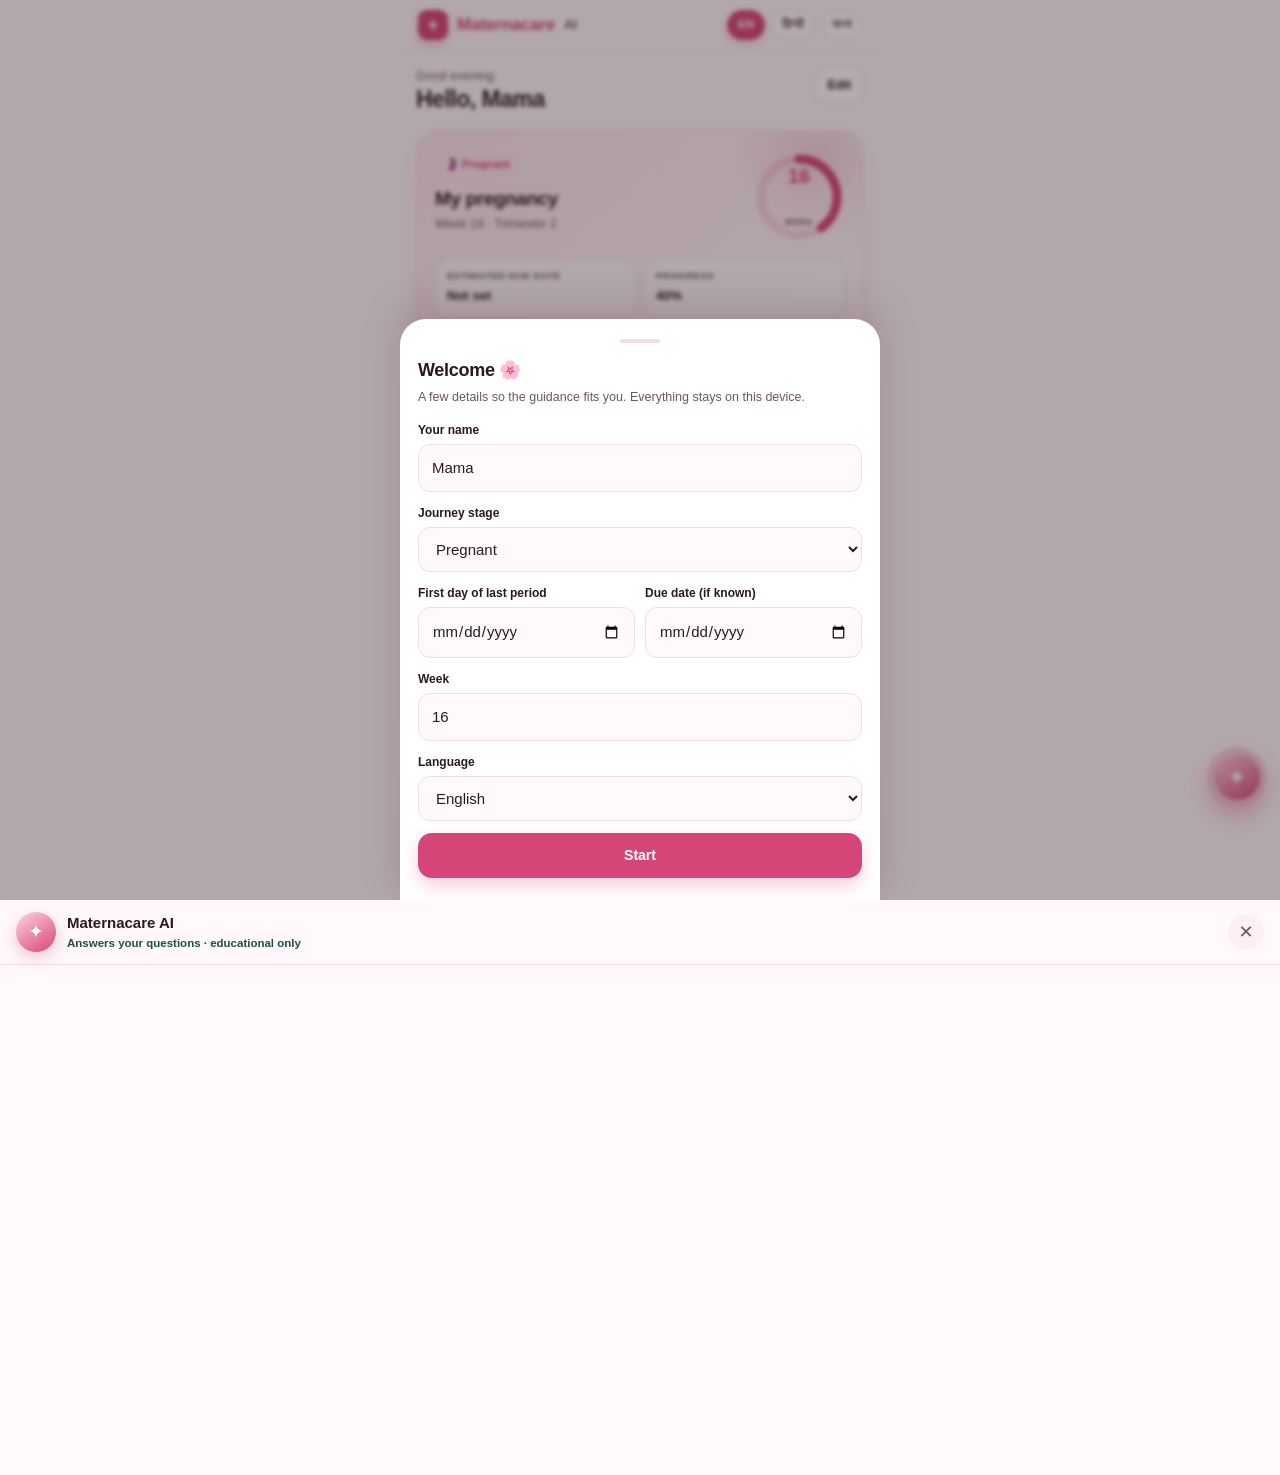
<file: docs/index.html>
<!doctype html>
<html lang="en">
<head>
<meta charset="UTF-8"/>
<meta name="viewport" content="width=device-width,initial-scale=1,viewport-fit=cover"/>
<meta name="theme-color" content="#FFF9FB"/>
<meta name="description" content="Maternacare AI — calm, evidence-based guidance from pregnancy to baby's first years."/>
<title>Maternacare AI</title>
<link rel="manifest" href="manifest.json"/>
<link rel="icon" href="icon.svg" type="image/svg+xml"/>
<link rel="apple-touch-icon" href="icon.svg"/>
<link rel="stylesheet" href="style.css?v=21"/>
</head>
<body>
<div class="shell">

  <header class="header">
    <div class="hdr">
      <a class="brand" href="#" data-go="home"><span class="brand-mark">+</span> Maternacare <span style="font-weight:600;color:var(--mut);font-size:13px">AI</span></a>
      <div class="pills" role="group" aria-label="Language">
        <button class="pill active" data-lang="en">EN</button>
        <button class="pill" data-lang="hi">हिन्दी</button>
        <button class="pill" data-lang="bn">বাংলা</button>
      </div>
    </div>
  </header>

  <main class="main">

    <!-- ================= HOME ================= -->
    <section class="screen on" id="s-home">
      <div style="display:flex;justify-content:space-between;align-items:flex-start;margin-bottom:14px">
        <div>
          <p class="muted" style="font-size:12.5px" id="greetLine">Good morning</p>
          <h1 class="page-title" id="greetName">Hello, Mama</h1>
        </div>
        <button class="btn ghost sm" data-sheet="profile" data-i18n="edit">Edit</button>
      </div>

      <div class="hero" id="homeHero"></div>

      <div class="card">
        <div class="section-head">
          <h2 data-i18n="daily_tracker">Daily tracker</h2>
          <span style="font-size:11px;color:var(--mut)" id="trackDate"></span>
        </div>
        <div class="track-grid" id="trackGrid"></div>
        <p class="save-note" id="trackNote">Saved on this device</p>
      </div>

      <div class="card">
        <div class="section-head"><h2 data-i18n="quick_safety">Quick safety check</h2><span class="tag soon">Triage</span></div>
        <p class="subtitle" style="font-size:12.5px" data-i18n="quick_desc">Tell me a symptom — I'll say how urgent it may be and what to do.</p>
        <div class="row" style="margin-top:10px">
          <input class="inp" id="quickSymptom" placeholder="e.g. severe headache and blurred vision" data-ph="symptom_ph" aria-label="Symptom"/>
          <button class="btn primary" id="quickCheck" data-i18n="check" style="flex:0 0 auto">Check</button>
        </div>
        <div id="quickResult" style="margin-top:12px"></div>
      </div>

      <div class="card">
        <div class="section-head"><h2 data-i18n="up_next">Up next</h2><button class="link-btn" data-go="more" data-i18n="calendar">Calendar</button></div>
        <div class="list" id="homeTasks"></div>
        <div class="divider"></div>
        <div class="risk-note mint" data-i18n="remember">
          <b>Remember:</b> this app is health education, not a doctor. For anything urgent, seek care immediately.
        </div>
        <button class="btn soft full" data-go="safety" style="margin-top:12px" data-i18n="safety_title">Safety</button>
      </div>
    </section>

    <!-- ================= BABY ================= -->
    <section class="screen" id="s-baby">
      <div class="hero" id="babyHero"></div>

      <div class="card">
        <div class="section-head">
          <h2 data-i18n="baby_profile">Baby profile</h2>
          <button class="link-btn" data-sheet="baby" data-i18n="add_edit">+ Add / edit</button>
        </div>
        <div id="babyProfile"></div>
      </div>

      <div class="card">
        <div class="section-head"><h2 data-i18n="growth">Growth</h2><button class="link-btn" data-sheet="growth" data-i18n="log">+ Log</button></div>
        <div id="growthBody"></div>
      </div>

      <div class="card">
        <div class="section-head"><h2 data-i18n="feeding">Feeding log</h2><span style="font-size:11px;color:var(--mut)" id="feedToday"></span></div>
        <div class="chips-row" style="margin:0 0 12px">
          <button class="btn soft sm" data-feed="Breast">🤱 Breast</button>
          <button class="btn soft sm" data-feed="Bottle">🍼 Bottle</button>
          <button class="btn soft sm" data-feed="Mixed">Mixed</button>
          <button class="btn soft sm" data-feed="Solids">🥣 Solids</button>
        </div>
        <div class="list" id="feedList"></div>
      </div>

      <div class="card">
        <div class="section-head"><h2 data-i18n="immunisations">Immunisations</h2><span class="tag soon">MoHFW</span></div>
        <p class="subtitle" style="font-size:12px">Aligned to India's national schedule. Always confirm with your paediatrician.</p>
        <div class="list" id="immList" style="margin-top:10px"></div>
      </div>
    </section>

    <!-- ================= ASK ================= -->
    <section class="screen" id="s-ask">
      <div class="chat-wrap">
        <div class="chat-head">
          <div class="avatar">✚</div>
          <div>
            <b>Maternacare AI</b>
            <span><i class="dot-live"></i><em style="font-style:normal" data-i18n="online">Online · evidence-based</em></span>
          </div>
          <button class="btn ghost sm" id="clearChat" style="margin-left:auto" data-i18n="clear">Clear</button>
        </div>

        <div class="chips" id="chatChips"></div>
        <div class="chat-log" id="chatLog"></div>

        <div class="chat-bar">
          <textarea class="inp chat-inp" id="chatInput" rows="1" placeholder="Ask about symptoms, food, or what's due…" data-ph="chat_ph" aria-label="Message"></textarea>
          <button class="send-btn" id="chatSend" aria-label="Send">➤</button>
        </div>
        <p style="font-size:10.5px;color:var(--mut);text-align:center;margin-top:6px" data-i18n="disclaim">
          Educational only. Not a diagnosis. In an emergency call 102.
        </p>
      </div>
    </section>

    <!-- ================= LEARN ================= -->
    <section class="screen" id="s-learn">
      <h1 class="page-title" data-i18n="learn_title">Learn</h1>
      <p class="subtitle" style="margin-bottom:14px" data-i18n="learn_sub">Short, practical guidance for your stage — plus tradition vs evidence.</p>

      <div class="card">
        <span class="eyebrow" data-i18n="for_stage">For your stage</span>
        <div class="list" id="learnList" style="margin-top:6px"></div>
      </div>

      <div class="card">
        <span class="eyebrow" data-i18n="tradition">Tradition vs evidence</span>
        <p class="subtitle" style="font-size:12.5px;margin-bottom:12px" data-i18n="tradition_sub">We respect culture. Here's what evidence says — respectfully, safety first.</p>
        <div id="tradList"></div>
      </div>

      <div class="card">
        <div class="risk-note mint" data-i18n="sources">
          <b>Sources:</b> WHO antenatal & newborn care guidance, UNICEF breastfeeding recommendations, India MoHFW/NHM immunisation schedule and safe-motherhood materials.
        </div>
      </div>
    </section>

    <!-- ================= SAFETY ================= -->
    <section class="screen" id="s-safety">
      <h1 class="page-title" data-i18n="safety_title">Safety</h1>
      <p class="subtitle" style="margin-bottom:14px" data-i18n="safety_sub">Know the danger signs. Acting early saves lives.</p>

      <div class="notice" style="margin-bottom:14px" data-i18n="emergency_now">
        <b>Emergency now?</b> Heavy bleeding, trouble breathing, fits/convulsions, chest pain, reduced baby movement, or thoughts of harming yourself → go to the nearest emergency department or call 102.
      </div>

      <div class="card">
        <span class="eyebrow" data-i18n="preg_danger">Pregnancy danger signs</span>
        <div class="list" id="pregDanger" style="margin-top:6px"></div>
      </div>

      <div class="card">
        <span class="eyebrow" data-i18n="baby_danger">Newborn & baby danger signs</span>
        <div class="list" id="babyDanger" style="margin-top:6px"></div>
      </div>

      <div class="card">
        <h2 style="font-size:15px;margin-bottom:8px" data-i18n="if_wrong">If something is wrong</h2>
        <div class="list">
          <div class="item"><div class="ib">1</div><div class="im"><b>Call for help first</b><span>102 ambulance · 108 emergency · your hospital's labour room</span></div></div>
          <div class="item"><div class="ib">2</div><div class="im"><b>Go, don't wait</b><span>Do not wait for the next scheduled visit when a danger sign appears.</span></div></div>
          <div class="item"><div class="ib">3</div><div class="im"><b>Carry your records</b><span>Take your ANC card, reports and medicines with you.</span></div></div>
        </div>
      </div>

      <div class="card">
        <span class="eyebrow" data-i18n="complications">Complications reference</span>
        <p class="subtitle" style="font-size:12.5px;margin-bottom:12px" data-i18n="complications_sub">Common pregnancy complications, their warning signs and what to do. Educational only.</p>
        <div id="compList"></div>
      </div>

      <div class="card">
        <a class="btn primary full" href="tel:102" data-i18n="call">Call 102 ambulance</a>
        <a class="btn ghost full" href="tel:108" style="margin-top:9px" data-i18n="call108">Call 108 emergency</a>
      </div>
    </section>

    <!-- ================= MORE ================= -->
    <section class="screen" id="s-more">
      <h1 class="page-title" data-i18n="profile_title">Your profile</h1>
      <p class="subtitle" style="margin-bottom:14px" data-i18n="profile_sub">Everything is stored privately on this device.</p>

      <div class="card" id="profileCard"></div>

      <div class="card">
        <div class="section-head"><h2 data-i18n="care_calendar">Care calendar</h2><button class="link-btn" data-sheet="task" data-i18n="add">+ Add</button></div>
        <div class="list" id="allTasks"></div>
      </div>

      <div class="card">
        <div class="section-head"><h2 data-i18n="agent_key">AI assistant key</h2></div>
        <p class="subtitle" style="font-size:12px" data-i18n="agent_key_hint">Stored only on this device. Anyone with access to this browser can read it.</p>
        <div class="field"><label>Provider</label><select class="inp" id="aiProvider">
          <option value="openai" selected>OpenAI-compatible (Groq / OpenRouter / OpenAI)</option>
          <option value="gemini">Google Gemini</option>
        </select></div>
        <div class="field" id="openaiFields">
          <label>API endpoint</label><input class="inp" id="aiEndpoint" placeholder="https://api.groq.com/openai/v1/chat/completions" value="https://api.groq.com/openai/v1/chat/completions"/>
          <label style="margin-top:8px">Model</label><input class="inp" id="aiModel" placeholder="qwen/qwen3.8-27b" value="qwen/qwen3.8-27b"/>
          <p style="font-size:11px;color:var(--mut);margin-top:6px">Get a free Groq key at <a href="https://console.groq.com/keys" target="_blank" rel="noopener">console.groq.com</a></p>
        </div>
        <div class="field"><label>API key</label><input class="inp" id="gemKey" type="password" placeholder="Paste your API key" autocomplete="off"/>
          <button type="button" class="link-btn" id="gemShow" style="margin-top:6px;font-size:12px">Show key</button>
        </div>
        <div class="row">
          <button class="btn soft full" id="gemSave">Save key</button>
          <button class="btn ghost full" id="gemTest">Test key</button>
          <button class="btn ghost full" id="gemClear">Clear</button>
        </div>
        <p class="save-note" id="gemStatus"></p>
        <p style="font-size:11px;color:var(--mut);margin-top:8px">Get a free key at <a href="https://aistudio.google.com/app/apikey" target="_blank" rel="noopener">aistudio.google.com</a></p>
      </div>

      <div class="card">
        <button class="item" data-go="safety" style="width:100%;text-align:left">
          <div class="ib" style="background:var(--red-soft)">!</div>
          <div class="im"><b data-i18n="safety_title">Safety</b><span data-i18n="safety_sub">Know the danger signs. Acting early saves lives.</span></div>
        </button>
      </div>

      <div class="card">
        <div class="section-head"><h2 data-i18n="your_data">Your data</h2></div>
        <div class="list">
          <button class="item" id="exportBtn" style="width:100%;text-align:left"><div class="ib">⬇</div><div class="im"><b data-i18n="backup">Backup my data</b><span data-i18n="backup_desc">Download a JSON copy</span></div></button>
          <button class="item" id="importBtn" style="width:100%;text-align:left"><div class="ib">⬆</div><div class="im"><b data-i18n="restore">Restore backup</b><span data-i18n="restore_desc">Load a JSON file</span></div></button>
          <button class="item" id="resetBtn" style="width:100%;text-align:left"><div class="ib">↺</div><div class="im"><b data-i18n="reset">Reset this device</b><span data-i18n="reset_desc">Clear all locally stored data</span></div></button>
        </div>
        <input type="file" id="importFile" accept="application/json" class="sr"/>
      </div>

      <div class="card">
        <div class="risk-note" data-i18n="important_note">
          <b>Important:</b> Maternacare AI is an educational prototype. It is not clinically validated, does not diagnose, and must never replace a qualified doctor, nurse or emergency service.
        </div>
        <p style="font-size:10.5px;color:var(--mut);margin-top:12px">v1.0 · Pink & White rebuild</p>
      </div>
    </section>

  </main>

  <!-- ================= FLOATING AI AGENT ================= -->
  <button class="fab" id="fabAgent" aria-label="AI assistant"><span class="fab-pulse"></span>✦</button>

  <div class="agent-overlay" id="agentOverlay" role="dialog" aria-modal="true" aria-labelledby="agentTitle">
    <div class="agent-head">
      <div class="avatar">✦</div>
      <div>
        <b id="agentTitle">Maternacare AI</b>
        <span data-i18n="agent_sub">Answers your questions · educational only</span>
      </div>
      <button class="close" id="agentClose" aria-label="Close">✕</button>
    </div>
    <div class="agent-chips" id="agentChips"></div>
    <div class="agent-log" id="agentLog"></div>
    <p class="agent-note" data-i18n="agent_note">Educational only. Not a diagnosis. In an emergency call 102.</p>
    <div class="agent-bar">
      <textarea class="inp chat-inp" id="agentInput" rows="1" placeholder="Ask anything about pregnancy or baby care…" data-ph="agent_ph" aria-label="Message"></textarea>
      <button class="send-btn" id="agentSend" aria-label="Send">➤</button>
    </div>
  </div>

  <!-- ================= BOTTOM NAV ================= -->
  <nav class="nav" aria-label="Main">
    <button data-go="home" class="on"><span>⌂</span><em data-i18n="nav_home">Home</em></button>
    <button data-go="baby"><span>♡</span><em data-i18n="nav_baby">Baby</em></button>
    <button data-go="ask" class="ask-btn"><span class="bubble">◌</span><em data-i18n="nav_ask">Ask</em></button>
    <button data-go="learn"><span>✦</span><em data-i18n="nav_learn">Learn</em></button>
    <button data-go="more"><span>☰</span><em data-i18n="nav_more">More</em></button>
  </nav>

  <!-- ================= SHEETS ================= -->
  <div class="sheet-mask" id="mask"></div>

  <div class="sheet" id="sheetBox" role="dialog" aria-modal="true" aria-labelledby="sheetTitle">
    <div class="sheet-grip"></div>
    <h3 id="sheetTitle">Title</h3>
    <p class="sub" id="sheetSub"></p>
    <div id="sheetBody"></div>
  </div>

  <div class="toast-wrap" id="toasts"></div>
</div>

<script src="app.js?v=21" defer></script>
</body>
</html>
</file>
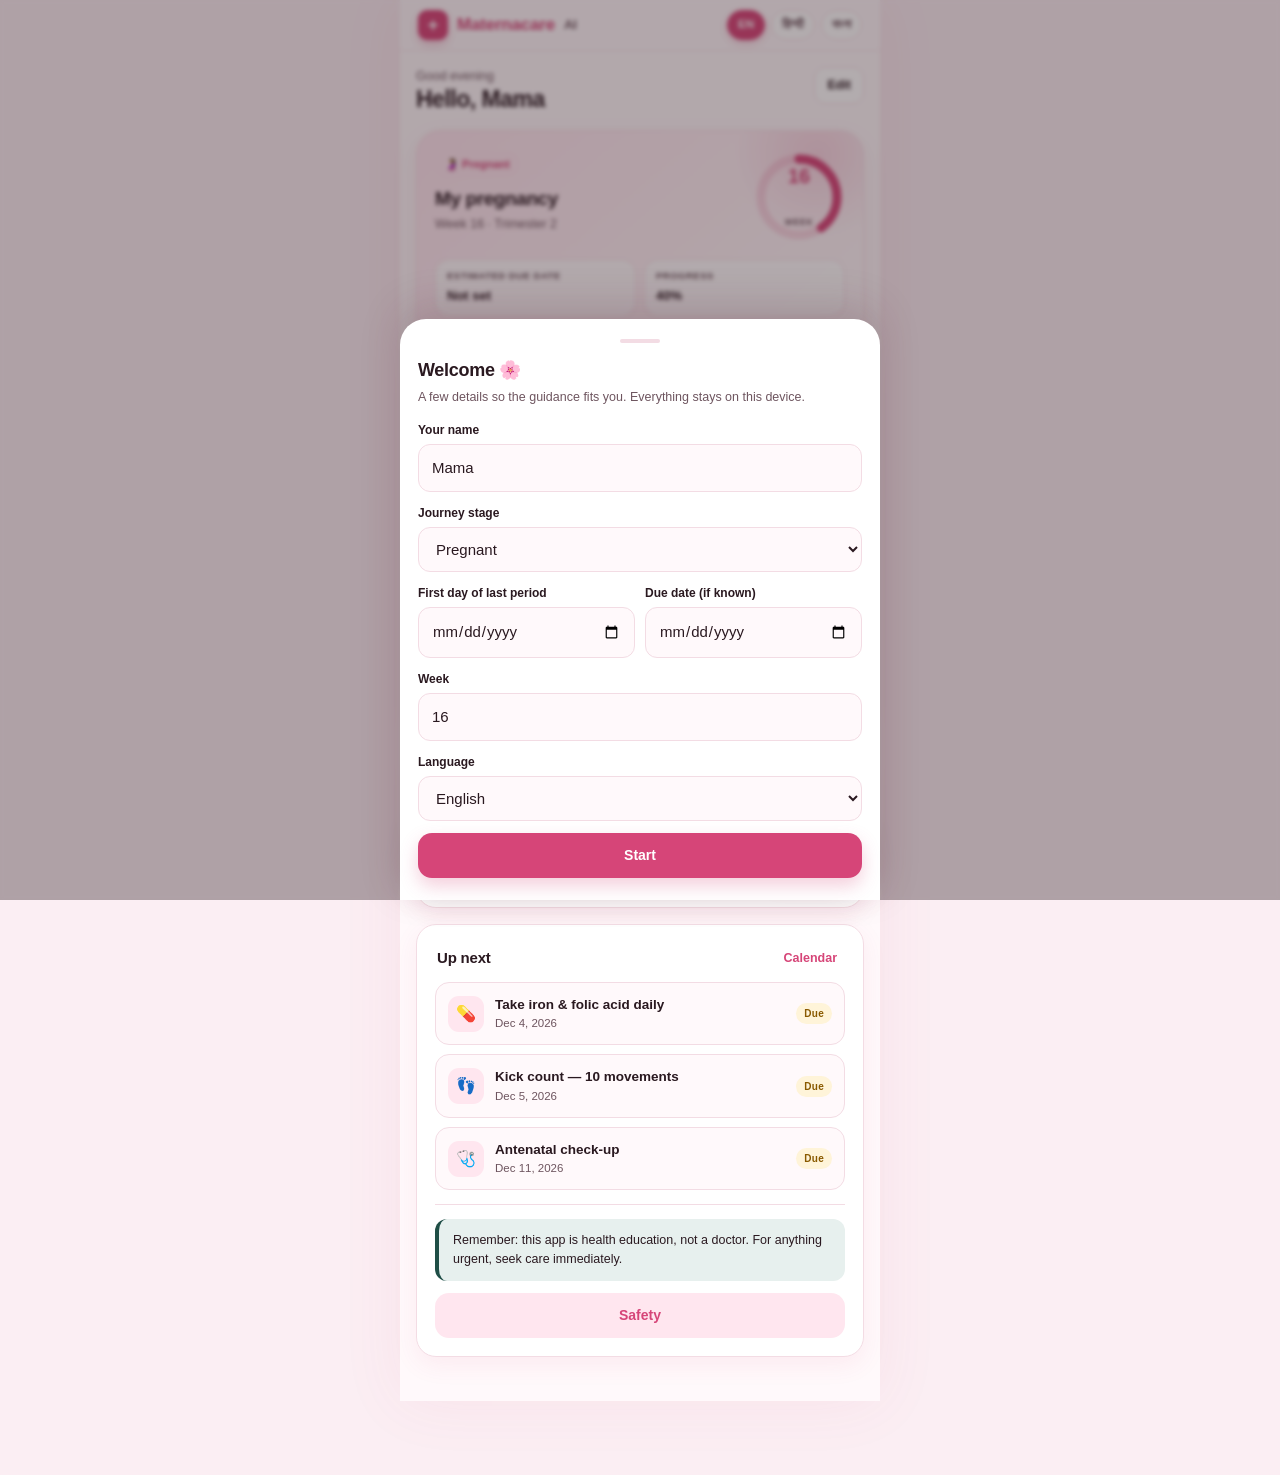
<file: frontend/index.html>
<!doctype html>
<html lang="en">
<head>
<meta charset="UTF-8"/>
<meta name="viewport" content="width=device-width,initial-scale=1,viewport-fit=cover"/>
<meta name="theme-color" content="#FFF9FB"/>
<meta name="description" content="Maternacare AI — calm, evidence-based guidance from pregnancy to baby's first years."/>
<title>Maternacare AI</title>
<link rel="manifest" href="manifest.json"/>
<link rel="icon" href="icon.svg" type="image/svg+xml"/>
<link rel="apple-touch-icon" href="icon.svg"/>
<link rel="stylesheet" href="style.css?v=11"/>
</head>
<body>
<div class="shell">

  <header class="header">
    <div class="hdr">
      <a class="brand" href="#" data-go="home"><span class="brand-mark">+</span> Maternacare <span style="font-weight:600;color:var(--mut);font-size:13px">AI</span></a>
      <div class="pills" role="group" aria-label="Language">
        <button class="pill active" data-lang="en">EN</button>
        <button class="pill" data-lang="hi">हिन्दी</button>
        <button class="pill" data-lang="bn">বাংলা</button>
      </div>
    </div>
  </header>

  <main class="main">

    <!-- ================= HOME ================= -->
    <section class="screen on" id="s-home">
      <div style="display:flex;justify-content:space-between;align-items:flex-start;margin-bottom:14px">
        <div>
          <p class="muted" style="font-size:12.5px" id="greetLine">Good morning</p>
          <h1 class="page-title" id="greetName">Hello, Mama</h1>
        </div>
        <button class="btn ghost sm" data-sheet="profile" data-i18n="edit">Edit</button>
      </div>

      <div class="hero" id="homeHero"></div>

      <div class="card">
        <div class="section-head">
          <h2 data-i18n="daily_tracker">Daily tracker</h2>
          <span style="font-size:11px;color:var(--mut)" id="trackDate"></span>
        </div>
        <div class="track-grid" id="trackGrid"></div>
        <p class="save-note" id="trackNote">Saved on this device</p>
      </div>

      <div class="card">
        <div class="section-head"><h2 data-i18n="quick_safety">Quick safety check</h2><span class="tag soon">Triage</span></div>
        <p class="subtitle" style="font-size:12.5px" data-i18n="quick_desc">Tell me a symptom — I'll say how urgent it may be and what to do.</p>
        <div class="row" style="margin-top:10px">
          <input class="inp" id="quickSymptom" placeholder="e.g. severe headache and blurred vision" data-ph="symptom_ph" aria-label="Symptom"/>
          <button class="btn primary" id="quickCheck" data-i18n="check" style="flex:0 0 auto">Check</button>
        </div>
        <div id="quickResult" style="margin-top:12px"></div>
      </div>

      <div class="card">
        <div class="section-head"><h2 data-i18n="up_next">Up next</h2><button class="link-btn" data-go="more" data-i18n="calendar">Calendar</button></div>
        <div class="list" id="homeTasks"></div>
        <div class="divider"></div>
        <div class="risk-note mint" data-i18n="remember">
          <b>Remember:</b> this app is health education, not a doctor. For anything urgent, seek care immediately.
        </div>
        <button class="btn soft full" data-go="safety" style="margin-top:12px" data-i18n="safety_title">Safety</button>
      </div>
    </section>

    <!-- ================= BABY ================= -->
    <section class="screen" id="s-baby">
      <div class="hero" id="babyHero"></div>

      <div class="card">
        <div class="section-head">
          <h2 data-i18n="baby_profile">Baby profile</h2>
          <button class="link-btn" data-sheet="baby" data-i18n="add_edit">+ Add / edit</button>
        </div>
        <div id="babyProfile"></div>
      </div>

      <div class="card">
        <div class="section-head"><h2 data-i18n="growth">Growth</h2><button class="link-btn" data-sheet="growth" data-i18n="log">+ Log</button></div>
        <div id="growthBody"></div>
      </div>

      <div class="card">
        <div class="section-head"><h2 data-i18n="feeding">Feeding log</h2><span style="font-size:11px;color:var(--mut)" id="feedToday"></span></div>
        <div class="chips-row" style="margin:0 0 12px">
          <button class="btn soft sm" data-feed="Breast">🤱 Breast</button>
          <button class="btn soft sm" data-feed="Bottle">🍼 Bottle</button>
          <button class="btn soft sm" data-feed="Mixed">Mixed</button>
          <button class="btn soft sm" data-feed="Solids">🥣 Solids</button>
        </div>
        <div class="list" id="feedList"></div>
      </div>

      <div class="card">
        <div class="section-head"><h2 data-i18n="immunisations">Immunisations</h2><span class="tag soon">MoHFW</span></div>
        <p class="subtitle" style="font-size:12px">Aligned to India's national schedule. Always confirm with your paediatrician.</p>
        <div class="list" id="immList" style="margin-top:10px"></div>
      </div>
    </section>

    <!-- ================= ASK ================= -->
    <section class="screen" id="s-ask">
      <div class="chat-wrap">
        <div class="chat-head">
          <div class="avatar">✚</div>
          <div>
            <b>Maternacare AI</b>
            <span><i class="dot-live"></i><em style="font-style:normal" data-i18n="online">Online · evidence-based</em></span>
          </div>
          <button class="btn ghost sm" id="clearChat" style="margin-left:auto" data-i18n="clear">Clear</button>
        </div>

        <div class="chips" id="chatChips"></div>
        <div class="chat-log" id="chatLog"></div>

        <div class="chat-bar">
          <textarea class="inp chat-inp" id="chatInput" rows="1" placeholder="Ask about symptoms, food, or what's due…" data-ph="chat_ph" aria-label="Message"></textarea>
          <button class="send-btn" id="chatSend" aria-label="Send">➤</button>
        </div>
        <p style="font-size:10.5px;color:var(--mut);text-align:center;margin-top:6px" data-i18n="disclaim">
          Educational only. Not a diagnosis. In an emergency call 102.
        </p>
      </div>
    </section>

    <!-- ================= LEARN ================= -->
    <section class="screen" id="s-learn">
      <h1 class="page-title" data-i18n="learn_title">Learn</h1>
      <p class="subtitle" style="margin-bottom:14px" data-i18n="learn_sub">Short, practical guidance for your stage — plus tradition vs evidence.</p>

      <div class="card">
        <span class="eyebrow" data-i18n="for_stage">For your stage</span>
        <div class="list" id="learnList" style="margin-top:6px"></div>
      </div>

      <div class="card">
        <span class="eyebrow" data-i18n="tradition">Tradition vs evidence</span>
        <p class="subtitle" style="font-size:12.5px;margin-bottom:12px" data-i18n="tradition_sub">We respect culture. Here's what evidence says — respectfully, safety first.</p>
        <div id="tradList"></div>
      </div>

      <div class="card">
        <div class="risk-note mint" data-i18n="sources">
          <b>Sources:</b> WHO antenatal & newborn care guidance, UNICEF breastfeeding recommendations, India MoHFW/NHM immunisation schedule and safe-motherhood materials.
        </div>
      </div>
    </section>

    <!-- ================= SAFETY ================= -->
    <section class="screen" id="s-safety">
      <h1 class="page-title" data-i18n="safety_title">Safety</h1>
      <p class="subtitle" style="margin-bottom:14px" data-i18n="safety_sub">Know the danger signs. Acting early saves lives.</p>

      <div class="notice" style="margin-bottom:14px" data-i18n="emergency_now">
        <b>Emergency now?</b> Heavy bleeding, trouble breathing, fits/convulsions, chest pain, reduced baby movement, or thoughts of harming yourself → go to the nearest emergency department or call 102.
      </div>

      <div class="card">
        <span class="eyebrow" data-i18n="preg_danger">Pregnancy danger signs</span>
        <div class="list" id="pregDanger" style="margin-top:6px"></div>
      </div>

      <div class="card">
        <span class="eyebrow" data-i18n="baby_danger">Newborn & baby danger signs</span>
        <div class="list" id="babyDanger" style="margin-top:6px"></div>
      </div>

      <div class="card">
        <h2 style="font-size:15px;margin-bottom:8px" data-i18n="if_wrong">If something is wrong</h2>
        <div class="list">
          <div class="item"><div class="ib">1</div><div class="im"><b>Call for help first</b><span>102 ambulance · 108 emergency · your hospital's labour room</span></div></div>
          <div class="item"><div class="ib">2</div><div class="im"><b>Go, don't wait</b><span>Do not wait for the next scheduled visit when a danger sign appears.</span></div></div>
          <div class="item"><div class="ib">3</div><div class="im"><b>Carry your records</b><span>Take your ANC card, reports and medicines with you.</span></div></div>
        </div>
      </div>

      <div class="card">
        <a class="btn primary full" href="tel:102" data-i18n="call">Call 102 ambulance</a>
        <a class="btn ghost full" href="tel:108" style="margin-top:9px" data-i18n="call108">Call 108 emergency</a>
      </div>
    </section>

    <!-- ================= MORE ================= -->
    <section class="screen" id="s-more">
      <h1 class="page-title" data-i18n="profile_title">Your profile</h1>
      <p class="subtitle" style="margin-bottom:14px" data-i18n="profile_sub">Everything is stored privately on this device.</p>

      <div class="card" id="profileCard"></div>

      <div class="card">
        <div class="section-head"><h2 data-i18n="care_calendar">Care calendar</h2><button class="link-btn" data-sheet="task" data-i18n="add">+ Add</button></div>
        <div class="list" id="allTasks"></div>
      </div>

      <div class="card">
        <button class="item" data-go="safety" style="width:100%;text-align:left">
          <div class="ib" style="background:var(--red-soft)">!</div>
          <div class="im"><b data-i18n="safety_title">Safety</b><span data-i18n="safety_sub">Know the danger signs. Acting early saves lives.</span></div>
        </button>
      </div>

      <div class="card">
        <div class="section-head"><h2 data-i18n="your_data">Your data</h2></div>
        <div class="list">
          <button class="item" id="exportBtn" style="width:100%;text-align:left"><div class="ib">⬇</div><div class="im"><b data-i18n="backup">Backup my data</b><span data-i18n="backup_desc">Download a JSON copy</span></div></button>
          <button class="item" id="importBtn" style="width:100%;text-align:left"><div class="ib">⬆</div><div class="im"><b data-i18n="restore">Restore backup</b><span data-i18n="restore_desc">Load a JSON file</span></div></button>
          <button class="item" id="resetBtn" style="width:100%;text-align:left"><div class="ib">↺</div><div class="im"><b data-i18n="reset">Reset this device</b><span data-i18n="reset_desc">Clear all locally stored data</span></div></button>
        </div>
        <input type="file" id="importFile" accept="application/json" class="sr"/>
      </div>

      <div class="card">
        <div class="risk-note" data-i18n="important_note">
          <b>Important:</b> Maternacare AI is an educational prototype. It is not clinically validated, does not diagnose, and must never replace a qualified doctor, nurse or emergency service.
        </div>
        <p style="font-size:10.5px;color:var(--mut);margin-top:12px">v1.0 · Pink & White rebuild</p>
      </div>
    </section>

  </main>

  <!-- ================= BOTTOM NAV ================= -->
  <nav class="nav" aria-label="Main">
    <button data-go="home" class="on"><span>⌂</span><em data-i18n="nav_home">Home</em></button>
    <button data-go="baby"><span>♡</span><em data-i18n="nav_baby">Baby</em></button>
    <button data-go="ask" class="ask-btn"><span class="bubble">◌</span><em data-i18n="nav_ask">Ask</em></button>
    <button data-go="learn"><span>✦</span><em data-i18n="nav_learn">Learn</em></button>
    <button data-go="more"><span>☰</span><em data-i18n="nav_more">More</em></button>
  </nav>

  <!-- ================= SHEETS ================= -->
  <div class="sheet-mask" id="mask"></div>

  <div class="sheet" id="sheetBox" role="dialog" aria-modal="true" aria-labelledby="sheetTitle">
    <div class="sheet-grip"></div>
    <h3 id="sheetTitle">Title</h3>
    <p class="sub" id="sheetSub"></p>
    <div id="sheetBody"></div>
  </div>

  <div class="toast-wrap" id="toasts"></div>
</div>

<script src="app.js?v=11" defer></script>
</body>
</html>
</file>
<file: docs/style.css>
/* Maternacare AI — Pink & White design system (rebuilt from prototype) */
:root{
  --pink:#D64578;
  --pink-d:#B33661;
  --pink-soft:#FFE6EF;
  --pink-soft-2:#FFF0F5;
  --bg:#FFF9FB;
  --surface:#FFFFFF;
  --soft:#FDF0F4;
  --line:#F3DCE4;
  --ink:#2A1920;
  --mut:#6E555F;
  --mint:#E7F0EE;
  --mint-ink:#1F4E46;
  --amber:#FFF4D9;
  --amber-ink:#8A5A00;
  --red:#C0304F;
  --red-soft:#FDE8EC;
  --shadow:0 8px 24px rgba(214,69,120,.08);
  --shadow-lg:0 18px 48px rgba(214,69,120,.16);
  --r:20px;
  --r-sm:14px;
  --nav-h:74px;
}
*{box-sizing:border-box;-webkit-tap-highlight-color:transparent}
html,body{margin:0;padding:0}
html{-webkit-text-size-adjust:100%}
body{
  font-family:'Helvetica Neue',Helvetica,Arial,system-ui,-apple-system,'Segoe UI',sans-serif;
  background:var(--bg);color:var(--ink);line-height:1.5;
  min-height:100dvh;
  padding-bottom:calc(var(--nav-h) + env(safe-area-inset-bottom,0px));
  overscroll-behavior-y:contain;
}
button,input,select,textarea{font:inherit;color:inherit}
button{cursor:pointer;border:0;background:none}
h1,h2,h3,h4,p{margin:0}
a{color:var(--pink);text-decoration:none}
img{max-width:100%}
:focus-visible{outline:3px solid var(--pink);outline-offset:2px;border-radius:8px}

/* ---------- shell ---------- */
.shell{max-width:480px;margin:0 auto;min-height:100dvh;position:relative}

.header{
  position:sticky;top:0;z-index:40;
  padding:calc(10px + env(safe-area-inset-top,0px)) 18px 10px;
  background:rgba(255,249,251,.86);
  backdrop-filter:saturate(160%) blur(14px);
  -webkit-backdrop-filter:saturate(160%) blur(14px);
  border-bottom:1px solid rgba(243,220,228,.7);
}
.hdr{display:flex;align-items:center;justify-content:space-between;gap:10px}
.brand{display:flex;align-items:center;gap:9px;font-weight:800;font-size:17px;color:var(--pink);letter-spacing:-.2px}
.brand-mark{
  width:30px;height:30px;border-radius:9px;background:var(--pink);color:#fff;
  display:grid;place-items:center;font-size:18px;font-weight:700;
  box-shadow:0 4px 10px rgba(214,69,120,.32);
}
.pills{display:flex;gap:6px}
.pill{
  background:var(--surface);border:1px solid var(--line);color:var(--mut);
  padding:5px 10px;border-radius:999px;font-size:11.5px;font-weight:700;
  transition:all .18s ease;
}
.pill.active{background:var(--pink);border-color:var(--pink);color:#fff;box-shadow:0 3px 8px rgba(214,69,120,.28)}
.pill:active{transform:scale(.94)}

.main{padding:16px 16px 28px}
.screen{display:none;animation:fadeUp .35s ease both}
.screen.on{display:block}
@keyframes fadeUp{from{opacity:0;transform:translateY(10px)}to{opacity:1;transform:none}}

/* ---------- cards ---------- */
.card{
  background:var(--surface);border:1px solid var(--line);border-radius:var(--r);
  padding:18px;margin-bottom:16px;box-shadow:var(--shadow);
}
.card.tight{padding:14px}
.eyebrow{
  display:inline-flex;align-items:center;gap:5px;
  background:var(--pink-soft);color:var(--pink);
  font-size:10px;font-weight:800;letter-spacing:.6px;text-transform:uppercase;
  padding:4px 10px;border-radius:999px;margin-bottom:9px;
}
h1.page-title{font-size:23px;letter-spacing:-.5px;line-height:1.15;margin-bottom:4px}
.subtitle{color:var(--mut);font-size:13.5px;margin:0 0 4px}
.muted{color:var(--mut)}
.section-head{display:flex;align-items:center;justify-content:space-between;margin:2px 2px 10px}
.section-head h2{font-size:15px;font-weight:800;letter-spacing:-.2px}
.link-btn{color:var(--pink);font-weight:800;font-size:12.5px;padding:4px 6px;border-radius:8px}

/* ---------- hero ---------- */
.hero{
  position:relative;overflow:hidden;
  background:linear-gradient(140deg,#FFE6EF 0%,#FFF0F5 55%,#FFF9FB 100%);
  border:1px solid var(--line);border-radius:24px;padding:20px 18px;
  margin-bottom:16px;box-shadow:var(--shadow);
}
.hero::after{
  content:"";position:absolute;right:-40px;top:-60px;width:170px;height:170px;border-radius:50%;
  background:radial-gradient(circle,rgba(214,69,120,.16),rgba(214,69,120,0) 70%);
  pointer-events:none;
}
.hero-top{display:flex;justify-content:space-between;align-items:flex-start;gap:12px;position:relative}
.hero h2{font-size:19px;letter-spacing:-.4px;margin-bottom:2px}
.hero .sub{font-size:12.5px;color:var(--mut)}
.ring-wrap{position:relative;width:92px;height:92px;flex:0 0 auto}
.ring{width:92px;height:92px;transform:rotate(-90deg)}
.ring .bg{fill:none;stroke:rgba(214,69,120,.16);stroke-width:9}
.ring .fg{fill:none;stroke:var(--pink);stroke-width:9;stroke-linecap:round;transition:stroke-dashoffset .8s cubic-bezier(.22,1,.36,1)}
.ring-label{position:absolute;inset:0;display:grid;place-items:center;text-align:center}
.ring-label b{display:block;font-size:20px;line-height:1;color:var(--pink)}
.ring-label span{display:block;font-size:8.5px;font-weight:800;letter-spacing:.8px;text-transform:uppercase;color:var(--mut);margin-top:2px}
.hero-stats{display:grid;grid-template-columns:1fr 1fr;gap:8px;margin-top:16px;position:relative}
.stat{background:rgba(255,255,255,.72);border:1px solid rgba(243,220,228,.9);border-radius:14px;padding:9px 11px}
.stat span{display:block;font-size:9.5px;font-weight:800;letter-spacing:.5px;text-transform:uppercase;color:var(--mut)}
.stat b{font-size:13px;color:var(--ink)}

/* ---------- tracker ---------- */
.track-grid{display:grid;grid-template-columns:1fr 1fr;gap:10px}
.track{
  background:var(--soft);border:1px solid var(--line);border-radius:16px;padding:12px;
  display:flex;flex-direction:column;gap:8px;
}
.track-top{display:flex;align-items:center;justify-content:space-between}
.track-ico{width:30px;height:30px;border-radius:10px;background:#fff;display:grid;place-items:center;font-size:15px;box-shadow:0 2px 6px rgba(214,69,120,.08)}
.track-name{font-size:11px;font-weight:800;color:var(--mut);letter-spacing:.3px}
.track-val{font-size:21px;font-weight:800;letter-spacing:-.5px}
.track-val small{font-size:11px;font-weight:700;color:var(--mut);margin-left:2px}
.stepper{display:flex;align-items:center;gap:8px}
.stepper button{
  width:30px;height:30px;border-radius:50%;background:#fff;border:1px solid var(--line);
  color:var(--pink);font-size:17px;font-weight:800;display:grid;place-items:center;
  transition:transform .12s ease,background .15s;
}
.stepper button:active{transform:scale(.9);background:var(--pink-soft)}
.stepper .v{font-weight:800;font-size:13px;min-width:38px;text-align:center}
.mood-row{display:flex;gap:6px}
.mood-row button{
  flex:1;height:34px;border-radius:10px;background:#fff;border:1px solid var(--line);font-size:17px;
  transition:transform .12s,background .15s;
}
.mood-row button.sel{background:var(--pink-soft);border-color:var(--pink);transform:scale(1.04)}
.mood-row button:active{transform:scale(.92)}
.save-note{font-size:11px;color:var(--mut);text-align:center;margin-top:10px}

/* ---------- forms ---------- */
.field{margin-bottom:12px}
.field>label{display:block;font-size:12px;font-weight:800;margin-bottom:5px;color:var(--ink)}
.inp{
  width:100%;padding:12px 13px;border-radius:12px;border:1px solid var(--line);
  background:var(--bg);font-size:15px;transition:border-color .15s,box-shadow .15s;
}
.inp:focus{outline:none;border-color:var(--pink);box-shadow:0 0 0 3px rgba(214,69,120,.13);background:#fff}
textarea.inp{resize:vertical;min-height:70px}
textarea.chat-inp{min-height:44px;max-height:110px;border-radius:22px;padding:11px 15px;background:var(--soft)}
.row{display:flex;gap:10px}
.row>*{flex:1}
.btn{
  display:inline-flex;align-items:center;justify-content:center;gap:7px;
  padding:12px 18px;border-radius:14px;font-weight:800;font-size:14px;
  transition:transform .12s ease,box-shadow .18s ease,background .18s;
  user-select:none;
}
.btn:active{transform:scale(.97)}
.btn.primary{background:var(--pink);color:#fff;box-shadow:0 8px 18px rgba(214,69,120,.26)}
.btn.primary:hover{background:var(--pink-d)}
.btn.soft{background:var(--pink-soft);color:var(--pink)}
.btn.ghost{background:#fff;border:1px solid var(--line);color:var(--ink)}
.btn.full{width:100%}
.btn.sm{padding:8px 12px;font-size:12.5px;border-radius:11px}
.btn.danger{background:var(--red-soft);color:var(--red)}
.btn:disabled{opacity:.55;pointer-events:none}

/* ---------- chat ---------- */
.chat-wrap{display:flex;flex-direction:column;min-height:calc(100dvh - 200px)}
.chat-head{display:flex;align-items:center;gap:11px;margin-bottom:12px}
.avatar{
  width:44px;height:44px;border-radius:50%;display:grid;place-items:center;font-size:21px;
  background:linear-gradient(145deg,#FFD3E1,var(--pink));color:#fff;
  box-shadow:0 6px 16px rgba(214,69,120,.3);flex:0 0 auto;
}
.chat-head b{display:block;font-size:15px}
.chat-head span{display:block;font-size:11.5px;color:var(--mint-ink);font-weight:700}
.dot-live{display:inline-block;width:6px;height:6px;border-radius:50%;background:#2BAE87;margin-right:4px;animation:pulse 1.8s infinite}
@keyframes pulse{0%,100%{opacity:1;transform:scale(1)}50%{opacity:.45;transform:scale(.8)}}
.chat-log{display:flex;flex-direction:column;gap:10px;padding-bottom:8px}
.msg{max-width:84%;padding:11px 14px;border-radius:16px;font-size:14px;line-height:1.5;animation:popIn .28s ease both}
.msg.ai{background:#fff;border:1px solid var(--line);border-bottom-left-radius:5px;align-self:flex-start;box-shadow:0 4px 12px rgba(214,69,120,.06)}
.msg.me{background:var(--pink);color:#fff;border-bottom-right-radius:5px;align-self:flex-end;box-shadow:0 6px 16px rgba(214,69,120,.2)}
.msg.ai b,.msg.ai strong{color:var(--pink)}
.msg ul{margin:6px 0 0;padding-left:17px}
.msg li{margin:3px 0}
@keyframes popIn{from{opacity:0;transform:translateY(8px) scale(.98)}to{opacity:1;transform:none}}
.msg.alert{background:var(--red-soft);border-color:#F5C6D1}
.msg.alert b{color:var(--red)}
.msg.warn{background:var(--amber);border-color:#F2DFAE}
.msg.warn b{color:var(--amber-ink)}
.chips{display:flex;gap:7px;overflow-x:auto;padding:10px 0 4px;scrollbar-width:none}
.chips::-webkit-scrollbar{display:none}
.chip{
  white-space:nowrap;background:#fff;border:1px solid var(--line);color:var(--mut);
  padding:8px 13px;border-radius:999px;font-size:12px;font-weight:700;flex:0 0 auto;
  transition:all .15s;
}
.chip:active{transform:scale(.95);background:var(--pink-soft);border-color:var(--pink);color:var(--pink)}
.typing{display:flex;gap:4px;padding:13px 16px;background:#fff;border:1px solid var(--line);border-radius:16px;border-bottom-left-radius:5px;align-self:flex-start;width:fit-content}
.typing i{width:6px;height:6px;border-radius:50%;background:var(--pink);opacity:.4;animation:bounce 1.2s infinite}
.typing i:nth-child(2){animation-delay:.15s}
.typing i:nth-child(3){animation-delay:.3s}
@keyframes bounce{0%,60%,100%{transform:translateY(0);opacity:.4}30%{transform:translateY(-5px);opacity:1}}
.chat-bar{
  position:sticky;bottom:calc(var(--nav-h) + 8px);display:flex;gap:8px;align-items:flex-end;
  background:rgba(255,249,251,.92);backdrop-filter:blur(12px);
  padding:8px 0 4px;margin-top:8px;
}
.chat-bar .inp{flex:1}
.send-btn{
  width:46px;height:46px;flex:0 0 auto;border-radius:50%;background:var(--pink);color:#fff;
  display:grid;place-items:center;font-size:18px;box-shadow:0 6px 16px rgba(214,69,120,.3);
  transition:transform .12s;
}
.send-btn:active{transform:scale(.9)}

/* ---------- lists ---------- */
.list{display:flex;flex-direction:column;gap:9px}
.item{
  display:flex;align-items:center;gap:11px;padding:12px;border:1px solid var(--line);
  border-radius:14px;background:var(--bg);font:inherit;text-align:left;width:100%;
  transition:transform .12s ease,background .15s;
}
.item:active{transform:scale(.985);background:var(--soft)}
.item .ib{width:36px;height:36px;border-radius:11px;background:var(--pink-soft);display:grid;place-items:center;font-size:16px;flex:0 0 auto}
.item .im{flex:1;min-width:0}
.item .im b{display:block;font-size:13.5px;font-weight:700}
.item .im span{display:block;font-size:11.5px;color:var(--mut)}
.item .ia{flex:0 0 auto}
.check{
  width:28px;height:28px;border-radius:50%;border:2px solid var(--line);background:#fff;
  display:grid;place-items:center;color:#fff;font-size:13px;transition:all .18s;
}
.check.on{background:var(--pink);border-color:var(--pink);transform:scale(1.05)}
.tag{display:inline-block;font-size:10px;font-weight:800;padding:3px 8px;border-radius:999px;letter-spacing:.3px}
.tag.soon{background:var(--amber);color:var(--amber-ink)}
.tag.done{background:var(--mint);color:var(--mint-ink)}
.tag.over{background:var(--red-soft);color:var(--red)}
.empty{text-align:center;color:var(--mut);font-size:13px;padding:18px 8px}
.divider{height:1px;background:var(--line);margin:14px 0}

/* ---------- risk / info blocks ---------- */
.risk-note{
  padding:12px 14px;border-radius:12px;background:var(--pink-soft-2);
  border-left:4px solid var(--pink);font-size:12.5px;line-height:1.5;
}
.risk-note.red{background:var(--red-soft);border-left-color:var(--red)}
.risk-note.amber{background:var(--amber);border-left-color:#E0A100}
.risk-note.mint{background:var(--mint);border-left-color:var(--mint-ink)}
.notice{background:var(--red-soft);border:1px solid #F5C6D1;border-radius:14px;padding:13px 14px;font-size:12.5px;color:#8E2038}

/* ---------- accordion ---------- */
.acc{border:1px solid var(--line);border-radius:14px;overflow:hidden;margin-bottom:9px;background:#fff}
.acc summary{
  list-style:none;cursor:pointer;padding:13px 14px;font-size:13.5px;font-weight:700;
  display:flex;align-items:center;justify-content:space-between;gap:10px;
}
.acc summary::-webkit-details-marker{display:none}
.acc summary::after{content:"+";color:var(--pink);font-size:19px;font-weight:800;transition:transform .2s}
.acc[open] summary::after{transform:rotate(45deg)}
.acc .body{padding:0 14px 14px;font-size:12.5px;color:#4A3540}
.acc .body p{margin:0 0 7px}
.acc .body b{color:var(--pink)}

/* ---------- bottom nav ---------- */
.nav{
  position:fixed;left:50%;transform:translateX(-50%);bottom:calc(10px + env(safe-area-inset-bottom,0px));
  width:min(456px,calc(100% - 20px));z-index:50;
  display:grid;grid-template-columns:repeat(5,1fr);align-items:end;
  background:rgba(255,255,255,.94);backdrop-filter:blur(16px);
  border:1px solid var(--line);border-radius:24px;
  padding:7px 6px;box-shadow:0 10px 30px rgba(90,30,50,.13);
}
.nav button{
  display:flex;flex-direction:column;align-items:center;gap:2px;
  padding:5px 0;color:#A98B97;font-size:9.5px;font-weight:800;letter-spacing:.1px;
  border-radius:14px;transition:color .18s,transform .12s;
}
.nav button span{font-size:19px;line-height:1.15;filter:grayscale(.35);transition:all .18s}
.nav button.on{color:var(--pink)}
.nav em{font-style:normal}
.nav button.on em{font-weight:900}
.nav button.on span{filter:none;transform:translateY(-1px)}
.nav button:active{transform:scale(.92)}
.nav .ask-btn{position:relative;top:-10px}
.nav .ask-btn em{display:none}
.nav .ask-btn .bubble{
  width:50px;height:50px;border-radius:50%;background:var(--pink);color:#fff;
  display:grid;place-items:center;font-size:21px;
  box-shadow:0 8px 20px rgba(214,69,120,.36);
  border:4px solid var(--bg);
}
.nav .ask-btn.on .bubble{background:var(--pink-d)}

/* ---------- sheet ---------- */
.sheet-mask{
  position:fixed;inset:0;z-index:70;background:rgba(42,25,32,.36);
  opacity:0;pointer-events:none;transition:opacity .25s;
  backdrop-filter:blur(2px);
}
.sheet-mask.on{opacity:1;pointer-events:auto}
.sheet{
  position:fixed;left:50%;bottom:0;transform:translate(-50%,105%);
  width:min(480px,100%);z-index:71;background:#fff;
  border-radius:26px 26px 0 0;padding:20px 18px calc(22px + env(safe-area-inset-bottom,0px));
  transition:transform .32s cubic-bezier(.22,1,.36,1);
  max-height:88dvh;overflow-y:auto;box-shadow:0 -12px 40px rgba(90,30,50,.18);
}
.sheet.on{transform:translate(-50%,0)}
.sheet-grip{width:40px;height:4px;border-radius:99px;background:var(--line);margin:0 auto 14px}
.sheet h3{font-size:18px;letter-spacing:-.3px;margin-bottom:4px}
.sheet .sub{font-size:12.5px;color:var(--mut);margin-bottom:14px}

/* ---------- toast ---------- */
.toast-wrap{position:fixed;left:50%;transform:translateX(-50%);bottom:calc(var(--nav-h) + 22px);z-index:90;display:flex;flex-direction:column;gap:8px;align-items:center;pointer-events:none;width:max-content;max-width:92%}
.toast{
  background:#2A1920;color:#fff;padding:10px 16px;border-radius:999px;font-size:12.5px;font-weight:700;
  box-shadow:0 10px 26px rgba(0,0,0,.22);animation:toastIn .3s ease both;
}
@keyframes toastIn{from{opacity:0;transform:translateY(12px) scale(.96)}to{opacity:1;transform:none}}

/* ---------- misc ---------- */
.chips-row{display:flex;flex-wrap:wrap;gap:7px;margin-top:10px}
.kv{display:flex;justify-content:space-between;gap:10px;padding:9px 0;border-bottom:1px dashed var(--line);font-size:13px}
.kv:last-child{border-bottom:0}
.kv span{color:var(--mut)}
.kv b{font-weight:700;text-align:right}
.legend{display:flex;gap:12px;font-size:11px;color:var(--mut);margin-top:8px;flex-wrap:wrap}
.legend i{width:9px;height:9px;border-radius:3px;display:inline-block;margin-right:4px;vertical-align:-1px}
.bar-chart{display:flex;align-items:flex-end;gap:6px;height:60px;margin-top:10px}
.bar{flex:1;background:var(--pink-soft);border-radius:6px 6px 2px 2px;position:relative;min-height:6px;transition:height .5s cubic-bezier(.22,1,.36,1)}
.bar.hi{background:var(--pink)}
.bar span{position:absolute;bottom:-16px;left:0;right:0;text-align:center;font-size:8.5px;color:var(--mut)}
.bar-wrap{padding-bottom:16px}
.sr{position:absolute;width:1px;height:1px;overflow:hidden;clip:rect(0 0 0 0)}
.stage-badge{display:inline-flex;align-items:center;gap:5px;background:var(--pink-soft);color:var(--pink);font-size:11px;font-weight:800;padding:4px 10px;border-radius:999px}

@media(prefers-reduced-motion:reduce){
  *,*::before,*::after{animation-duration:.001ms!important;animation-iteration-count:1!important;transition-duration:.001ms!important}
}
/* ---------- floating AI agent ---------- */
.fab{
  position:fixed;right:16px;bottom:calc(var(--nav-h) + 22px + env(safe-area-inset-bottom,0px));
  width:54px;height:54px;border-radius:50%;z-index:55;
  background:linear-gradient(145deg,#FFD3E1,var(--pink));
  color:#fff;font-size:22px;display:grid;place-items:center;
  box-shadow:0 10px 26px rgba(214,69,120,.42);
  transition:transform .15s ease;
  border:3px solid var(--bg);
}
.fab:active{transform:scale(.92)}
.fab .fab-pulse{position:absolute;inset:-4px;border-radius:50%;border:2px solid var(--pink);opacity:.5;animation:fabPulse 2.2s infinite}
@keyframes fabPulse{0%{transform:scale(1);opacity:.5}70%{transform:scale(1.25);opacity:0}100%{transform:scale(1.25);opacity:0}}

.agent-overlay{
  position:fixed;inset:0;z-index:80;background:var(--bg);
  display:flex;flex-direction:column;
  transform:translateY(100%);transition:transform .32s cubic-bezier(.22,1,.36,1);
}
.agent-overlay.on{transform:translateY(0)}
.agent-head{
  display:flex;align-items:center;gap:11px;padding:calc(12px + env(safe-area-inset-top,0px)) 16px 12px;
  background:rgba(255,249,251,.92);backdrop-filter:blur(14px);
  border-bottom:1px solid var(--line);
}
.agent-head .avatar{width:40px;height:40px;font-size:19px}
.agent-head b{display:block;font-size:15px}
.agent-head span{display:block;font-size:11.5px;color:var(--mint-ink);font-weight:700}
.agent-head .close{margin-left:auto;width:36px;height:36px;border-radius:50%;background:var(--soft);display:grid;place-items:center;font-size:18px;color:var(--mut)}
.agent-log{flex:1;overflow-y:auto;padding:16px;display:flex;flex-direction:column;gap:10px}
.agent-bar{
  display:flex;gap:8px;align-items:flex-end;padding:8px 16px calc(10px + env(safe-area-inset-bottom,0px));
  background:rgba(255,249,251,.94);backdrop-filter:blur(12px);border-top:1px solid var(--line);
}
.agent-bar .inp{flex:1}
.agent-chips{display:flex;gap:7px;overflow-x:auto;padding:8px 16px 0;scrollbar-width:none}
.agent-chips::-webkit-scrollbar{display:none}
.agent-note{font-size:10.5px;color:var(--mut);text-align:center;padding:6px 16px 0}

/* ---------- complications ---------- */
.comp{border:1px solid var(--line);border-radius:14px;overflow:hidden;margin-bottom:9px;background:#fff}
.comp summary{
  list-style:none;cursor:pointer;padding:13px 14px;font-size:13.5px;font-weight:700;
  display:flex;align-items:center;justify-content:space-between;gap:10px;
}
.comp summary::-webkit-details-marker{display:none}
.comp summary::after{content:"+";color:var(--pink);font-size:19px;font-weight:800;transition:transform .2s}
.comp[open] summary::after{transform:rotate(45deg)}
.comp .body{padding:0 14px 14px;font-size:12.5px;color:#4A3540;line-height:1.55}
.comp .body p{margin:0 0 8px}
.comp .body b{color:var(--pink)}
.comp .body ul{margin:4px 0 8px;padding-left:17px}
.comp .body li{margin:3px 0}
.comp .tag2{display:inline-block;font-size:10px;font-weight:800;padding:2px 7px;border-radius:999px;background:var(--red-soft);color:var(--red);margin-bottom:6px}
</file>
<file: frontend/style.css>
/* Maternacare AI — Pink & White design system (rebuilt from prototype) */
:root{
  --pink:#D64578;
  --pink-d:#B33661;
  --pink-soft:#FFE6EF;
  --pink-soft-2:#FFF0F5;
  --bg:#FFF9FB;
  --surface:#FFFFFF;
  --soft:#FDF0F4;
  --line:#F3DCE4;
  --ink:#2A1920;
  --mut:#6E555F;
  --mint:#E7F0EE;
  --mint-ink:#1F4E46;
  --amber:#FFF4D9;
  --amber-ink:#8A5A00;
  --red:#C0304F;
  --red-soft:#FDE8EC;
  --shadow:0 8px 24px rgba(214,69,120,.08);
  --shadow-lg:0 18px 48px rgba(214,69,120,.16);
  --r:20px;
  --r-sm:14px;
  --nav-h:74px;
}
*{box-sizing:border-box;-webkit-tap-highlight-color:transparent}
html,body{margin:0;padding:0}
html{-webkit-text-size-adjust:100%}
body{
  font-family:'Helvetica Neue',Helvetica,Arial,system-ui,-apple-system,'Segoe UI',sans-serif;
  background:var(--bg);color:var(--ink);line-height:1.5;
  min-height:100dvh;
  padding-bottom:calc(var(--nav-h) + env(safe-area-inset-bottom,0px));
  overscroll-behavior-y:contain;
}
button,input,select,textarea{font:inherit;color:inherit}
button{cursor:pointer;border:0;background:none}
h1,h2,h3,h4,p{margin:0}
a{color:var(--pink);text-decoration:none}
img{max-width:100%}
:focus-visible{outline:3px solid var(--pink);outline-offset:2px;border-radius:8px}

/* ---------- shell ---------- */
.shell{max-width:480px;margin:0 auto;min-height:100dvh;position:relative}

.header{
  position:sticky;top:0;z-index:40;
  padding:calc(10px + env(safe-area-inset-top,0px)) 18px 10px;
  background:rgba(255,249,251,.86);
  backdrop-filter:saturate(160%) blur(14px);
  -webkit-backdrop-filter:saturate(160%) blur(14px);
  border-bottom:1px solid rgba(243,220,228,.7);
}
.hdr{display:flex;align-items:center;justify-content:space-between;gap:10px}
.brand{display:flex;align-items:center;gap:9px;font-weight:800;font-size:17px;color:var(--pink);letter-spacing:-.2px}
.brand-mark{
  width:30px;height:30px;border-radius:9px;background:var(--pink);color:#fff;
  display:grid;place-items:center;font-size:18px;font-weight:700;
  box-shadow:0 4px 10px rgba(214,69,120,.32);
}
.pills{display:flex;gap:6px}
.pill{
  background:var(--surface);border:1px solid var(--line);color:var(--mut);
  padding:5px 10px;border-radius:999px;font-size:11.5px;font-weight:700;
  transition:all .18s ease;
}
.pill.active{background:var(--pink);border-color:var(--pink);color:#fff;box-shadow:0 3px 8px rgba(214,69,120,.28)}
.pill:active{transform:scale(.94)}

.main{padding:16px 16px 28px}
.screen{display:none;animation:fadeUp .35s ease both}
.screen.on{display:block}
@keyframes fadeUp{from{opacity:0;transform:translateY(10px)}to{opacity:1;transform:none}}

/* ---------- cards ---------- */
.card{
  background:var(--surface);border:1px solid var(--line);border-radius:var(--r);
  padding:18px;margin-bottom:16px;box-shadow:var(--shadow);
}
.card.tight{padding:14px}
.eyebrow{
  display:inline-flex;align-items:center;gap:5px;
  background:var(--pink-soft);color:var(--pink);
  font-size:10px;font-weight:800;letter-spacing:.6px;text-transform:uppercase;
  padding:4px 10px;border-radius:999px;margin-bottom:9px;
}
h1.page-title{font-size:23px;letter-spacing:-.5px;line-height:1.15;margin-bottom:4px}
.subtitle{color:var(--mut);font-size:13.5px;margin:0 0 4px}
.muted{color:var(--mut)}
.section-head{display:flex;align-items:center;justify-content:space-between;margin:2px 2px 10px}
.section-head h2{font-size:15px;font-weight:800;letter-spacing:-.2px}
.link-btn{color:var(--pink);font-weight:800;font-size:12.5px;padding:4px 6px;border-radius:8px}

/* ---------- hero ---------- */
.hero{
  position:relative;overflow:hidden;
  background:linear-gradient(140deg,#FFE6EF 0%,#FFF0F5 55%,#FFF9FB 100%);
  border:1px solid var(--line);border-radius:24px;padding:20px 18px;
  margin-bottom:16px;box-shadow:var(--shadow);
}
.hero::after{
  content:"";position:absolute;right:-40px;top:-60px;width:170px;height:170px;border-radius:50%;
  background:radial-gradient(circle,rgba(214,69,120,.16),rgba(214,69,120,0) 70%);
  pointer-events:none;
}
.hero-top{display:flex;justify-content:space-between;align-items:flex-start;gap:12px;position:relative}
.hero h2{font-size:19px;letter-spacing:-.4px;margin-bottom:2px}
.hero .sub{font-size:12.5px;color:var(--mut)}
.ring-wrap{position:relative;width:92px;height:92px;flex:0 0 auto}
.ring{width:92px;height:92px;transform:rotate(-90deg)}
.ring .bg{fill:none;stroke:rgba(214,69,120,.16);stroke-width:9}
.ring .fg{fill:none;stroke:var(--pink);stroke-width:9;stroke-linecap:round;transition:stroke-dashoffset .8s cubic-bezier(.22,1,.36,1)}
.ring-label{position:absolute;inset:0;display:grid;place-items:center;text-align:center}
.ring-label b{display:block;font-size:20px;line-height:1;color:var(--pink)}
.ring-label span{display:block;font-size:8.5px;font-weight:800;letter-spacing:.8px;text-transform:uppercase;color:var(--mut);margin-top:2px}
.hero-stats{display:grid;grid-template-columns:1fr 1fr;gap:8px;margin-top:16px;position:relative}
.stat{background:rgba(255,255,255,.72);border:1px solid rgba(243,220,228,.9);border-radius:14px;padding:9px 11px}
.stat span{display:block;font-size:9.5px;font-weight:800;letter-spacing:.5px;text-transform:uppercase;color:var(--mut)}
.stat b{font-size:13px;color:var(--ink)}

/* ---------- tracker ---------- */
.track-grid{display:grid;grid-template-columns:1fr 1fr;gap:10px}
.track{
  background:var(--soft);border:1px solid var(--line);border-radius:16px;padding:12px;
  display:flex;flex-direction:column;gap:8px;
}
.track-top{display:flex;align-items:center;justify-content:space-between}
.track-ico{width:30px;height:30px;border-radius:10px;background:#fff;display:grid;place-items:center;font-size:15px;box-shadow:0 2px 6px rgba(214,69,120,.08)}
.track-name{font-size:11px;font-weight:800;color:var(--mut);letter-spacing:.3px}
.track-val{font-size:21px;font-weight:800;letter-spacing:-.5px}
.track-val small{font-size:11px;font-weight:700;color:var(--mut);margin-left:2px}
.stepper{display:flex;align-items:center;gap:8px}
.stepper button{
  width:30px;height:30px;border-radius:50%;background:#fff;border:1px solid var(--line);
  color:var(--pink);font-size:17px;font-weight:800;display:grid;place-items:center;
  transition:transform .12s ease,background .15s;
}
.stepper button:active{transform:scale(.9);background:var(--pink-soft)}
.stepper .v{font-weight:800;font-size:13px;min-width:38px;text-align:center}
.mood-row{display:flex;gap:6px}
.mood-row button{
  flex:1;height:34px;border-radius:10px;background:#fff;border:1px solid var(--line);font-size:17px;
  transition:transform .12s,background .15s;
}
.mood-row button.sel{background:var(--pink-soft);border-color:var(--pink);transform:scale(1.04)}
.mood-row button:active{transform:scale(.92)}
.save-note{font-size:11px;color:var(--mut);text-align:center;margin-top:10px}

/* ---------- forms ---------- */
.field{margin-bottom:12px}
.field>label{display:block;font-size:12px;font-weight:800;margin-bottom:5px;color:var(--ink)}
.inp{
  width:100%;padding:12px 13px;border-radius:12px;border:1px solid var(--line);
  background:var(--bg);font-size:15px;transition:border-color .15s,box-shadow .15s;
}
.inp:focus{outline:none;border-color:var(--pink);box-shadow:0 0 0 3px rgba(214,69,120,.13);background:#fff}
textarea.inp{resize:vertical;min-height:70px}
textarea.chat-inp{min-height:44px;max-height:110px;border-radius:22px;padding:11px 15px;background:var(--soft)}
.row{display:flex;gap:10px}
.row>*{flex:1}
.btn{
  display:inline-flex;align-items:center;justify-content:center;gap:7px;
  padding:12px 18px;border-radius:14px;font-weight:800;font-size:14px;
  transition:transform .12s ease,box-shadow .18s ease,background .18s;
  user-select:none;
}
.btn:active{transform:scale(.97)}
.btn.primary{background:var(--pink);color:#fff;box-shadow:0 8px 18px rgba(214,69,120,.26)}
.btn.primary:hover{background:var(--pink-d)}
.btn.soft{background:var(--pink-soft);color:var(--pink)}
.btn.ghost{background:#fff;border:1px solid var(--line);color:var(--ink)}
.btn.full{width:100%}
.btn.sm{padding:8px 12px;font-size:12.5px;border-radius:11px}
.btn.danger{background:var(--red-soft);color:var(--red)}
.btn:disabled{opacity:.55;pointer-events:none}

/* ---------- chat ---------- */
.chat-wrap{display:flex;flex-direction:column;min-height:calc(100dvh - 200px)}
.chat-head{display:flex;align-items:center;gap:11px;margin-bottom:12px}
.avatar{
  width:44px;height:44px;border-radius:50%;display:grid;place-items:center;font-size:21px;
  background:linear-gradient(145deg,#FFD3E1,var(--pink));color:#fff;
  box-shadow:0 6px 16px rgba(214,69,120,.3);flex:0 0 auto;
}
.chat-head b{display:block;font-size:15px}
.chat-head span{display:block;font-size:11.5px;color:var(--mint-ink);font-weight:700}
.dot-live{display:inline-block;width:6px;height:6px;border-radius:50%;background:#2BAE87;margin-right:4px;animation:pulse 1.8s infinite}
@keyframes pulse{0%,100%{opacity:1;transform:scale(1)}50%{opacity:.45;transform:scale(.8)}}
.chat-log{display:flex;flex-direction:column;gap:10px;padding-bottom:8px}
.msg{max-width:84%;padding:11px 14px;border-radius:16px;font-size:14px;line-height:1.5;animation:popIn .28s ease both}
.msg.ai{background:#fff;border:1px solid var(--line);border-bottom-left-radius:5px;align-self:flex-start;box-shadow:0 4px 12px rgba(214,69,120,.06)}
.msg.me{background:var(--pink);color:#fff;border-bottom-right-radius:5px;align-self:flex-end;box-shadow:0 6px 16px rgba(214,69,120,.2)}
.msg.ai b,.msg.ai strong{color:var(--pink)}
.msg ul{margin:6px 0 0;padding-left:17px}
.msg li{margin:3px 0}
@keyframes popIn{from{opacity:0;transform:translateY(8px) scale(.98)}to{opacity:1;transform:none}}
.msg.alert{background:var(--red-soft);border-color:#F5C6D1}
.msg.alert b{color:var(--red)}
.msg.warn{background:var(--amber);border-color:#F2DFAE}
.msg.warn b{color:var(--amber-ink)}
.chips{display:flex;gap:7px;overflow-x:auto;padding:10px 0 4px;scrollbar-width:none}
.chips::-webkit-scrollbar{display:none}
.chip{
  white-space:nowrap;background:#fff;border:1px solid var(--line);color:var(--mut);
  padding:8px 13px;border-radius:999px;font-size:12px;font-weight:700;flex:0 0 auto;
  transition:all .15s;
}
.chip:active{transform:scale(.95);background:var(--pink-soft);border-color:var(--pink);color:var(--pink)}
.typing{display:flex;gap:4px;padding:13px 16px;background:#fff;border:1px solid var(--line);border-radius:16px;border-bottom-left-radius:5px;align-self:flex-start;width:fit-content}
.typing i{width:6px;height:6px;border-radius:50%;background:var(--pink);opacity:.4;animation:bounce 1.2s infinite}
.typing i:nth-child(2){animation-delay:.15s}
.typing i:nth-child(3){animation-delay:.3s}
@keyframes bounce{0%,60%,100%{transform:translateY(0);opacity:.4}30%{transform:translateY(-5px);opacity:1}}
.chat-bar{
  position:sticky;bottom:calc(var(--nav-h) + 8px);display:flex;gap:8px;align-items:flex-end;
  background:rgba(255,249,251,.92);backdrop-filter:blur(12px);
  padding:8px 0 4px;margin-top:8px;
}
.chat-bar .inp{flex:1}
.send-btn{
  width:46px;height:46px;flex:0 0 auto;border-radius:50%;background:var(--pink);color:#fff;
  display:grid;place-items:center;font-size:18px;box-shadow:0 6px 16px rgba(214,69,120,.3);
  transition:transform .12s;
}
.send-btn:active{transform:scale(.9)}

/* ---------- lists ---------- */
.list{display:flex;flex-direction:column;gap:9px}
.item{
  display:flex;align-items:center;gap:11px;padding:12px;border:1px solid var(--line);
  border-radius:14px;background:var(--bg);font:inherit;text-align:left;width:100%;
  transition:transform .12s ease,background .15s;
}
.item:active{transform:scale(.985);background:var(--soft)}
.item .ib{width:36px;height:36px;border-radius:11px;background:var(--pink-soft);display:grid;place-items:center;font-size:16px;flex:0 0 auto}
.item .im{flex:1;min-width:0}
.item .im b{display:block;font-size:13.5px;font-weight:700}
.item .im span{display:block;font-size:11.5px;color:var(--mut)}
.item .ia{flex:0 0 auto}
.check{
  width:28px;height:28px;border-radius:50%;border:2px solid var(--line);background:#fff;
  display:grid;place-items:center;color:#fff;font-size:13px;transition:all .18s;
}
.check.on{background:var(--pink);border-color:var(--pink);transform:scale(1.05)}
.tag{display:inline-block;font-size:10px;font-weight:800;padding:3px 8px;border-radius:999px;letter-spacing:.3px}
.tag.soon{background:var(--amber);color:var(--amber-ink)}
.tag.done{background:var(--mint);color:var(--mint-ink)}
.tag.over{background:var(--red-soft);color:var(--red)}
.empty{text-align:center;color:var(--mut);font-size:13px;padding:18px 8px}
.divider{height:1px;background:var(--line);margin:14px 0}

/* ---------- risk / info blocks ---------- */
.risk-note{
  padding:12px 14px;border-radius:12px;background:var(--pink-soft-2);
  border-left:4px solid var(--pink);font-size:12.5px;line-height:1.5;
}
.risk-note.red{background:var(--red-soft);border-left-color:var(--red)}
.risk-note.amber{background:var(--amber);border-left-color:#E0A100}
.risk-note.mint{background:var(--mint);border-left-color:var(--mint-ink)}
.notice{background:var(--red-soft);border:1px solid #F5C6D1;border-radius:14px;padding:13px 14px;font-size:12.5px;color:#8E2038}

/* ---------- accordion ---------- */
.acc{border:1px solid var(--line);border-radius:14px;overflow:hidden;margin-bottom:9px;background:#fff}
.acc summary{
  list-style:none;cursor:pointer;padding:13px 14px;font-size:13.5px;font-weight:700;
  display:flex;align-items:center;justify-content:space-between;gap:10px;
}
.acc summary::-webkit-details-marker{display:none}
.acc summary::after{content:"+";color:var(--pink);font-size:19px;font-weight:800;transition:transform .2s}
.acc[open] summary::after{transform:rotate(45deg)}
.acc .body{padding:0 14px 14px;font-size:12.5px;color:#4A3540}
.acc .body p{margin:0 0 7px}
.acc .body b{color:var(--pink)}

/* ---------- bottom nav ---------- */
.nav{
  position:fixed;left:50%;transform:translateX(-50%);bottom:calc(10px + env(safe-area-inset-bottom,0px));
  width:min(456px,calc(100% - 20px));z-index:50;
  display:grid;grid-template-columns:repeat(5,1fr);align-items:end;
  background:rgba(255,255,255,.94);backdrop-filter:blur(16px);
  border:1px solid var(--line);border-radius:24px;
  padding:7px 6px;box-shadow:0 10px 30px rgba(90,30,50,.13);
}
.nav button{
  display:flex;flex-direction:column;align-items:center;gap:2px;
  padding:5px 0;color:#A98B97;font-size:9.5px;font-weight:800;letter-spacing:.1px;
  border-radius:14px;transition:color .18s,transform .12s;
}
.nav button span{font-size:19px;line-height:1.15;filter:grayscale(.35);transition:all .18s}
.nav button.on{color:var(--pink)}
.nav em{font-style:normal}
.nav button.on em{font-weight:900}
.nav button.on span{filter:none;transform:translateY(-1px)}
.nav button:active{transform:scale(.92)}
.nav .ask-btn{position:relative;top:-10px}
.nav .ask-btn em{display:none}
.nav .ask-btn .bubble{
  width:50px;height:50px;border-radius:50%;background:var(--pink);color:#fff;
  display:grid;place-items:center;font-size:21px;
  box-shadow:0 8px 20px rgba(214,69,120,.36);
  border:4px solid var(--bg);
}
.nav .ask-btn.on .bubble{background:var(--pink-d)}

/* ---------- sheet ---------- */
.sheet-mask{
  position:fixed;inset:0;z-index:70;background:rgba(42,25,32,.36);
  opacity:0;pointer-events:none;transition:opacity .25s;
  backdrop-filter:blur(2px);
}
.sheet-mask.on{opacity:1;pointer-events:auto}
.sheet{
  position:fixed;left:50%;bottom:0;transform:translate(-50%,105%);
  width:min(480px,100%);z-index:71;background:#fff;
  border-radius:26px 26px 0 0;padding:20px 18px calc(22px + env(safe-area-inset-bottom,0px));
  transition:transform .32s cubic-bezier(.22,1,.36,1);
  max-height:88dvh;overflow-y:auto;box-shadow:0 -12px 40px rgba(90,30,50,.18);
}
.sheet.on{transform:translate(-50%,0)}
.sheet-grip{width:40px;height:4px;border-radius:99px;background:var(--line);margin:0 auto 14px}
.sheet h3{font-size:18px;letter-spacing:-.3px;margin-bottom:4px}
.sheet .sub{font-size:12.5px;color:var(--mut);margin-bottom:14px}

/* ---------- toast ---------- */
.toast-wrap{position:fixed;left:50%;transform:translateX(-50%);bottom:calc(var(--nav-h) + 22px);z-index:90;display:flex;flex-direction:column;gap:8px;align-items:center;pointer-events:none;width:max-content;max-width:92%}
.toast{
  background:#2A1920;color:#fff;padding:10px 16px;border-radius:999px;font-size:12.5px;font-weight:700;
  box-shadow:0 10px 26px rgba(0,0,0,.22);animation:toastIn .3s ease both;
}
@keyframes toastIn{from{opacity:0;transform:translateY(12px) scale(.96)}to{opacity:1;transform:none}}

/* ---------- misc ---------- */
.chips-row{display:flex;flex-wrap:wrap;gap:7px;margin-top:10px}
.kv{display:flex;justify-content:space-between;gap:10px;padding:9px 0;border-bottom:1px dashed var(--line);font-size:13px}
.kv:last-child{border-bottom:0}
.kv span{color:var(--mut)}
.kv b{font-weight:700;text-align:right}
.legend{display:flex;gap:12px;font-size:11px;color:var(--mut);margin-top:8px;flex-wrap:wrap}
.legend i{width:9px;height:9px;border-radius:3px;display:inline-block;margin-right:4px;vertical-align:-1px}
.bar-chart{display:flex;align-items:flex-end;gap:6px;height:60px;margin-top:10px}
.bar{flex:1;background:var(--pink-soft);border-radius:6px 6px 2px 2px;position:relative;min-height:6px;transition:height .5s cubic-bezier(.22,1,.36,1)}
.bar.hi{background:var(--pink)}
.bar span{position:absolute;bottom:-16px;left:0;right:0;text-align:center;font-size:8.5px;color:var(--mut)}
.bar-wrap{padding-bottom:16px}
.sr{position:absolute;width:1px;height:1px;overflow:hidden;clip:rect(0 0 0 0)}
.stage-badge{display:inline-flex;align-items:center;gap:5px;background:var(--pink-soft);color:var(--pink);font-size:11px;font-weight:800;padding:4px 10px;border-radius:999px}

@media(prefers-reduced-motion:reduce){
  *,*::before,*::after{animation-duration:.001ms!important;animation-iteration-count:1!important;transition-duration:.001ms!important}
}
@media(min-width:560px){
  .shell{box-shadow:0 0 60px rgba(214,69,120,.07);background:var(--bg)}
  body{background:#FBEEF3}
}
</file>
